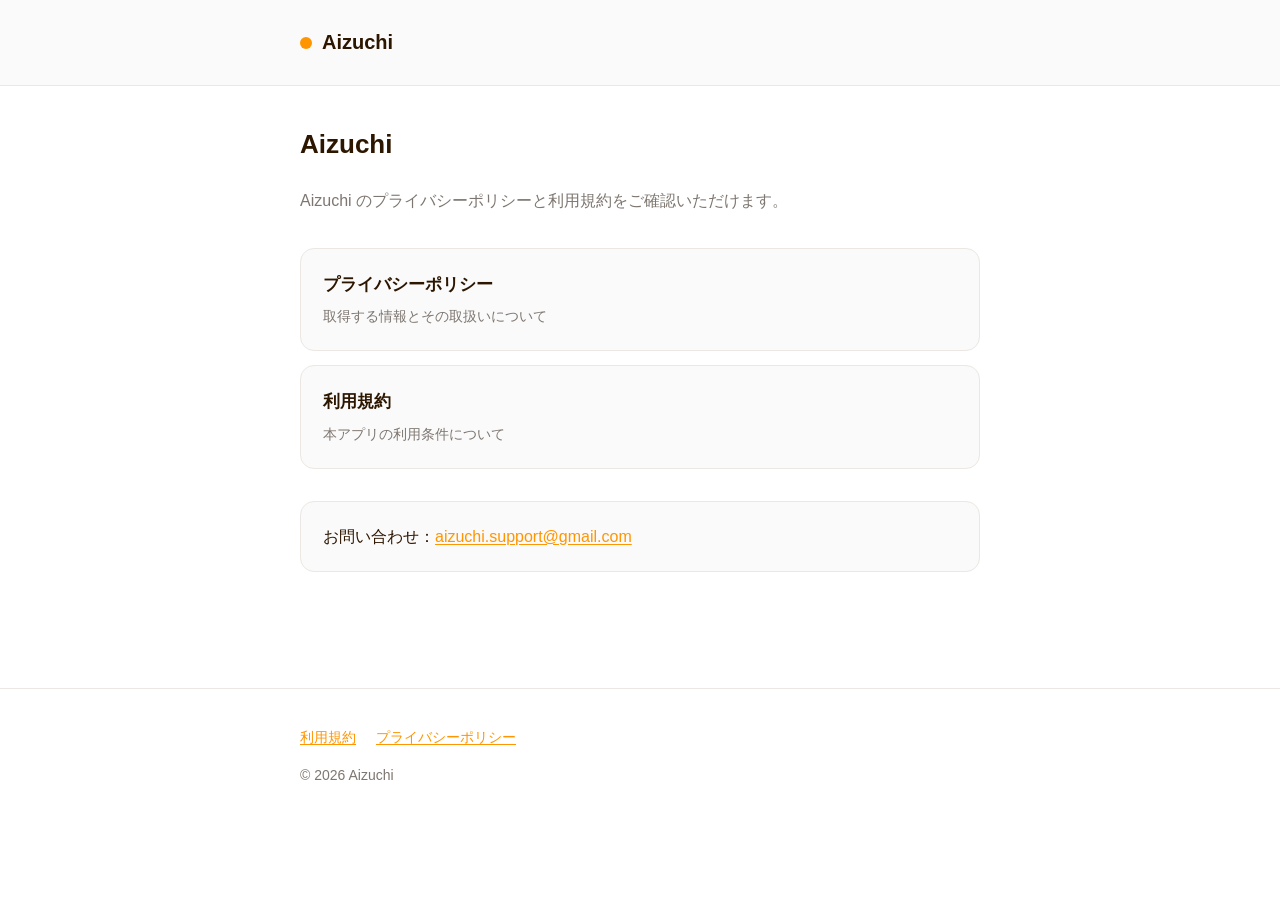
<file: index.html>
<!DOCTYPE html>
<html lang="ja">
<head>
<meta charset="UTF-8">
<meta name="viewport" content="width=device-width, initial-scale=1">
<meta name="robots" content="index, follow">
<title>Aizuchi — 規約・プライバシー</title>
<link rel="stylesheet" href="style.css">
</head>
<body>
<header class="site">
  <div class="wrap">
    <a class="brand" href="index.html"><span class="dot"></span>Aizuchi</a>
  </div>
</header>

<main class="wrap">
  <h1>Aizuchi</h1>
  <p class="lead">Aizuchi のプライバシーポリシーと利用規約をご確認いただけます。</p>

  <div class="home-links">
    <a href="privacy-policy.html">
      <div class="title">プライバシーポリシー</div>
      <div class="desc">取得する情報とその取扱いについて</div>
    </a>
    <a href="terms.html">
      <div class="title">利用規約</div>
      <div class="desc">本アプリの利用条件について</div>
    </a>
  </div>

  <div class="card">
    お問い合わせ：<a href="mailto:aizuchi.support@gmail.com">aizuchi.support@gmail.com</a>
  </div>
</main>

<footer class="site">
  <div class="wrap">
    <div class="nav-links">
      <a href="terms.html">利用規約</a>
      <a href="privacy-policy.html">プライバシーポリシー</a>
    </div>
    <p>© 2026 Aizuchi</p>
  </div>
</footer>
</body>
</html>
</file>
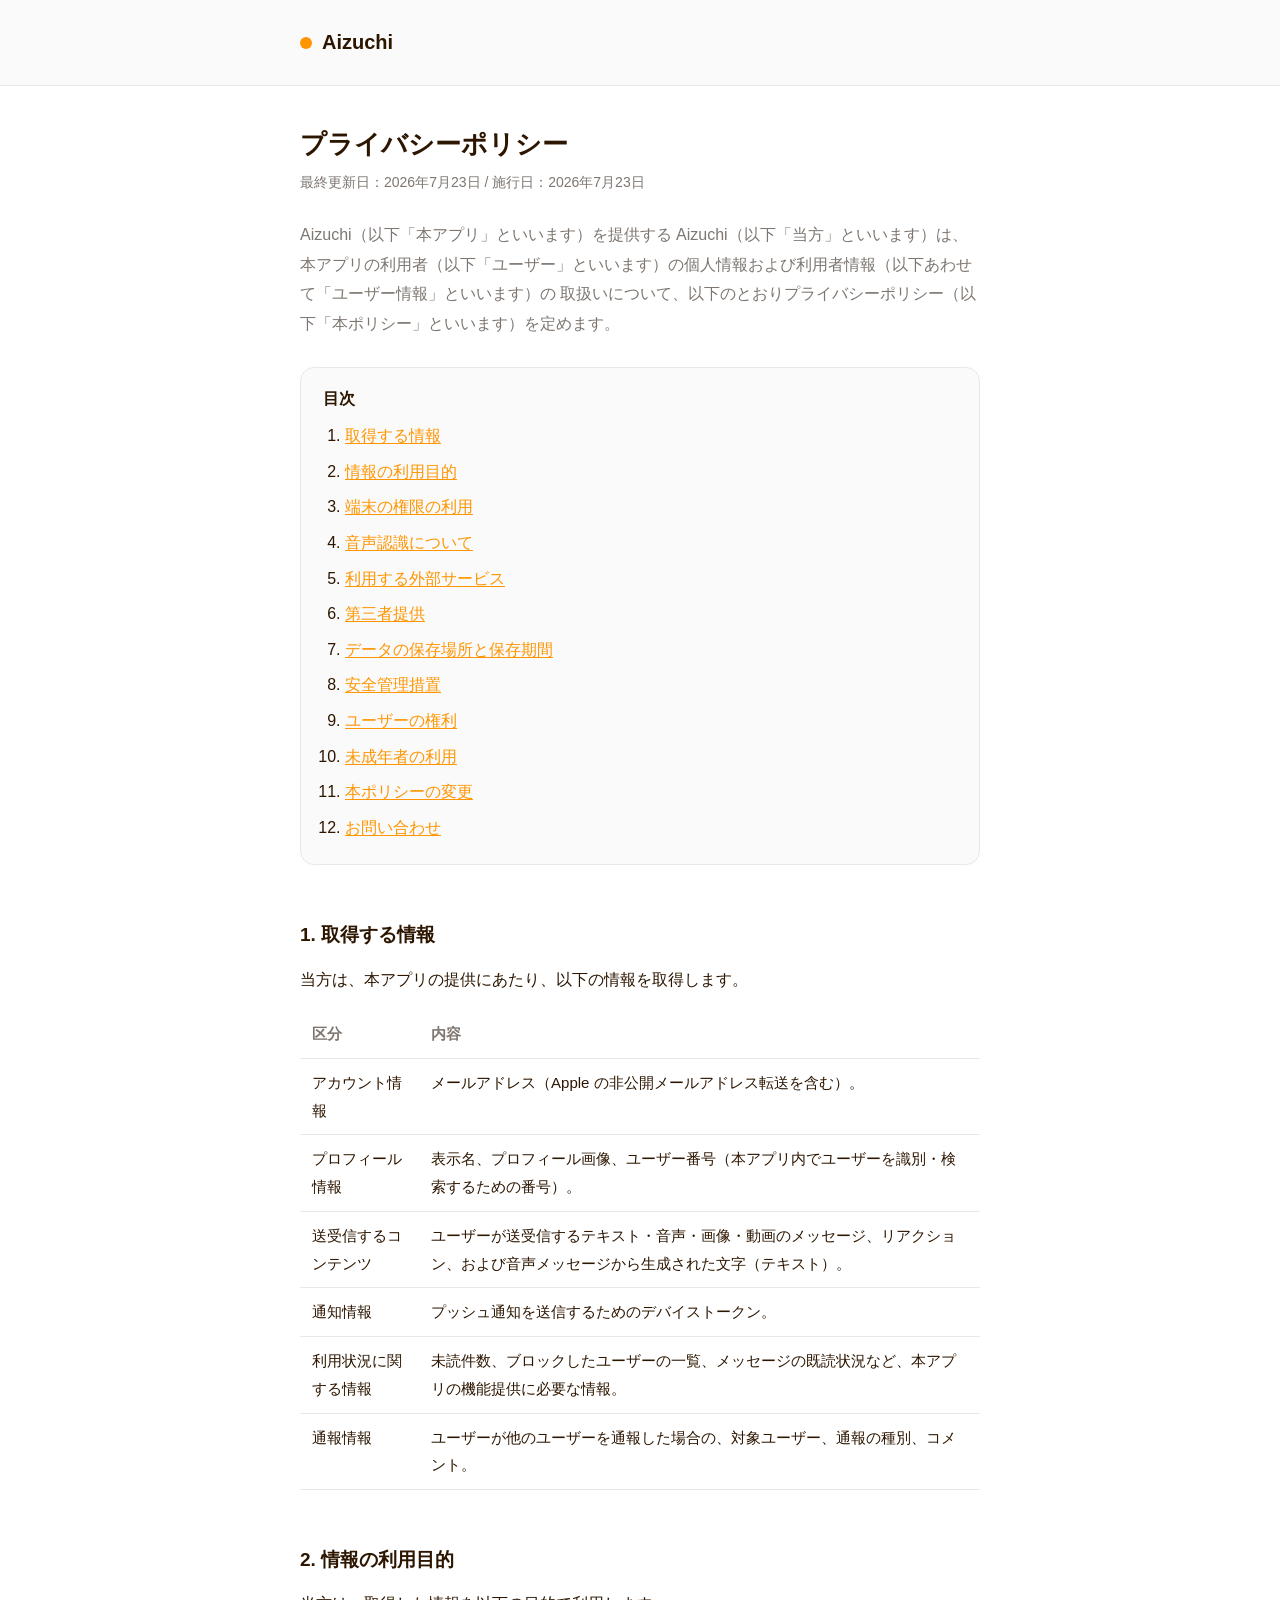
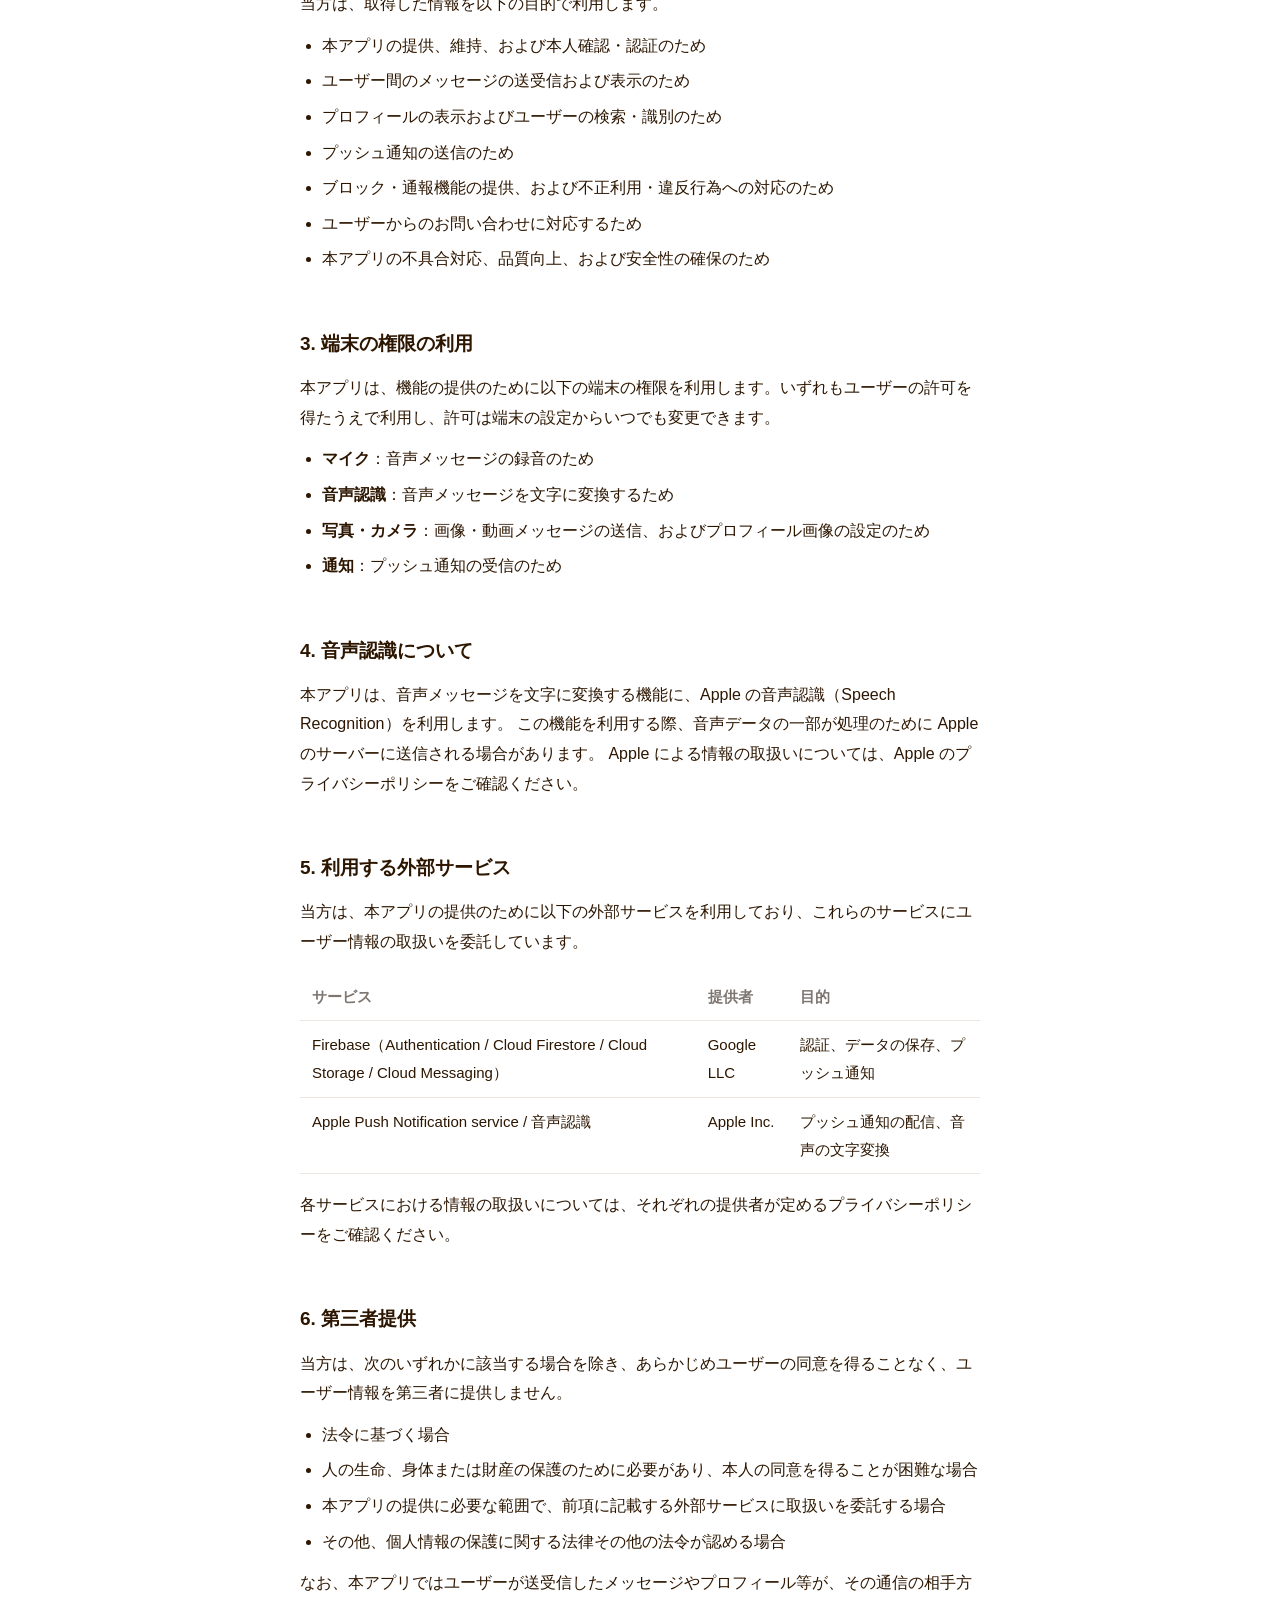
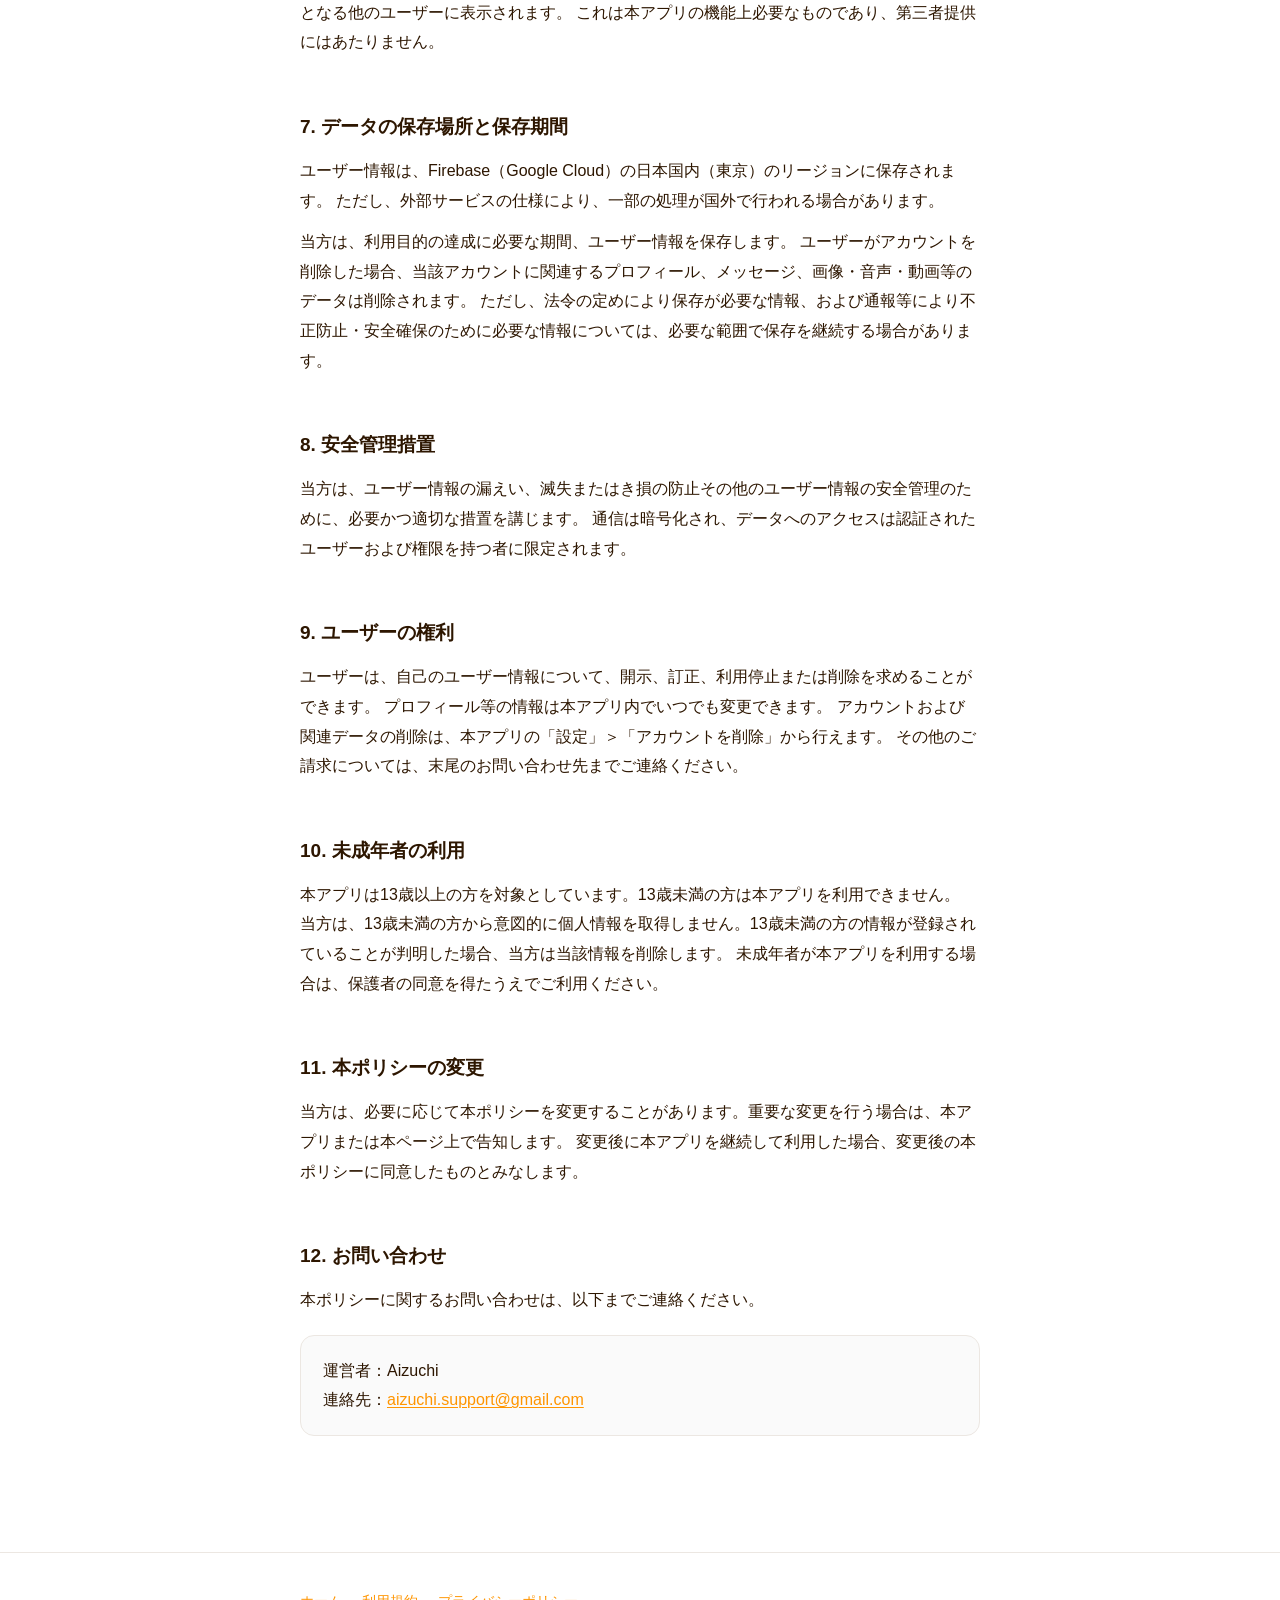
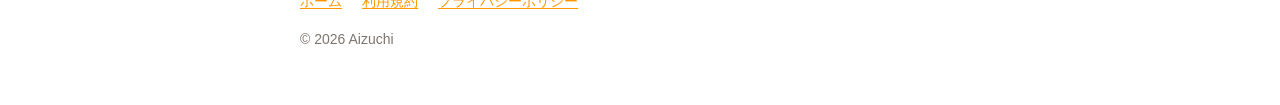
<file: privacy-policy.html>
<!DOCTYPE html>
<html lang="ja">
<head>
<meta charset="UTF-8">
<meta name="viewport" content="width=device-width, initial-scale=1">
<meta name="robots" content="index, follow">
<title>プライバシーポリシー | Aizuchi</title>
<link rel="stylesheet" href="style.css">
</head>
<body>
<header class="site">
  <div class="wrap">
    <a class="brand" href="index.html"><span class="dot"></span>Aizuchi</a>
  </div>
</header>

<main class="wrap">
  <h1>プライバシーポリシー</h1>
  <p class="updated">最終更新日：2026年7月23日 / 施行日：2026年7月23日</p>

  <p class="lead">
    Aizuchi（以下「本アプリ」といいます）を提供する Aizuchi（以下「当方」といいます）は、
    本アプリの利用者（以下「ユーザー」といいます）の個人情報および利用者情報（以下あわせて「ユーザー情報」といいます）の
    取扱いについて、以下のとおりプライバシーポリシー（以下「本ポリシー」といいます）を定めます。
  </p>

  <div class="toc">
    <strong>目次</strong>
    <ol>
      <li><a href="#s1">取得する情報</a></li>
      <li><a href="#s2">情報の利用目的</a></li>
      <li><a href="#s3">端末の権限の利用</a></li>
      <li><a href="#s4">音声認識について</a></li>
      <li><a href="#s5">利用する外部サービス</a></li>
      <li><a href="#s6">第三者提供</a></li>
      <li><a href="#s7">データの保存場所と保存期間</a></li>
      <li><a href="#s8">安全管理措置</a></li>
      <li><a href="#s9">ユーザーの権利</a></li>
      <li><a href="#s10">未成年者の利用</a></li>
      <li><a href="#s11">本ポリシーの変更</a></li>
      <li><a href="#s12">お問い合わせ</a></li>
    </ol>
  </div>

  <h2 id="s1">1. 取得する情報</h2>
  <p>当方は、本アプリの提供にあたり、以下の情報を取得します。</p>
  <table>
    <tr><th>区分</th><th>内容</th></tr>
    <tr>
      <td>アカウント情報</td>
      <td>メールアドレス（Apple の非公開メールアドレス転送を含む）。</td>
    </tr>
    <tr>
      <td>プロフィール情報</td>
      <td>表示名、プロフィール画像、ユーザー番号（本アプリ内でユーザーを識別・検索するための番号）。</td>
    </tr>
    <tr>
      <td>送受信するコンテンツ</td>
      <td>ユーザーが送受信するテキスト・音声・画像・動画のメッセージ、リアクション、および音声メッセージから生成された文字（テキスト）。</td>
    </tr>
    <tr>
      <td>通知情報</td>
      <td>プッシュ通知を送信するためのデバイストークン。</td>
    </tr>
    <tr>
      <td>利用状況に関する情報</td>
      <td>未読件数、ブロックしたユーザーの一覧、メッセージの既読状況など、本アプリの機能提供に必要な情報。</td>
    </tr>
    <tr>
      <td>通報情報</td>
      <td>ユーザーが他のユーザーを通報した場合の、対象ユーザー、通報の種別、コメント。</td>
    </tr>
  </table>

  <h2 id="s2">2. 情報の利用目的</h2>
  <p>当方は、取得した情報を以下の目的で利用します。</p>
  <ul>
    <li>本アプリの提供、維持、および本人確認・認証のため</li>
    <li>ユーザー間のメッセージの送受信および表示のため</li>
    <li>プロフィールの表示およびユーザーの検索・識別のため</li>
    <li>プッシュ通知の送信のため</li>
    <li>ブロック・通報機能の提供、および不正利用・違反行為への対応のため</li>
    <li>ユーザーからのお問い合わせに対応するため</li>
    <li>本アプリの不具合対応、品質向上、および安全性の確保のため</li>
  </ul>

  <h2 id="s3">3. 端末の権限の利用</h2>
  <p>本アプリは、機能の提供のために以下の端末の権限を利用します。いずれもユーザーの許可を得たうえで利用し、許可は端末の設定からいつでも変更できます。</p>
  <ul>
    <li><strong>マイク</strong>：音声メッセージの録音のため</li>
    <li><strong>音声認識</strong>：音声メッセージを文字に変換するため</li>
    <li><strong>写真・カメラ</strong>：画像・動画メッセージの送信、およびプロフィール画像の設定のため</li>
    <li><strong>通知</strong>：プッシュ通知の受信のため</li>
  </ul>

  <h2 id="s4">4. 音声認識について</h2>
  <p>
    本アプリは、音声メッセージを文字に変換する機能に、Apple の音声認識（Speech Recognition）を利用します。
    この機能を利用する際、音声データの一部が処理のために Apple のサーバーに送信される場合があります。
    Apple による情報の取扱いについては、Apple のプライバシーポリシーをご確認ください。
  </p>

  <h2 id="s5">5. 利用する外部サービス</h2>
  <p>当方は、本アプリの提供のために以下の外部サービスを利用しており、これらのサービスにユーザー情報の取扱いを委託しています。</p>
  <table>
    <tr><th>サービス</th><th>提供者</th><th>目的</th></tr>
    <tr><td>Firebase（Authentication / Cloud Firestore / Cloud Storage / Cloud Messaging）</td><td>Google LLC</td><td>認証、データの保存、プッシュ通知</td></tr>
    <tr><td>Apple Push Notification service / 音声認識</td><td>Apple Inc.</td><td>プッシュ通知の配信、音声の文字変換</td></tr>
  </table>
  <p>各サービスにおける情報の取扱いについては、それぞれの提供者が定めるプライバシーポリシーをご確認ください。</p>

  <h2 id="s6">6. 第三者提供</h2>
  <p>
    当方は、次のいずれかに該当する場合を除き、あらかじめユーザーの同意を得ることなく、ユーザー情報を第三者に提供しません。
  </p>
  <ul>
    <li>法令に基づく場合</li>
    <li>人の生命、身体または財産の保護のために必要があり、本人の同意を得ることが困難な場合</li>
    <li>本アプリの提供に必要な範囲で、前項に記載する外部サービスに取扱いを委託する場合</li>
    <li>その他、個人情報の保護に関する法律その他の法令が認める場合</li>
  </ul>
  <p>
    なお、本アプリではユーザーが送受信したメッセージやプロフィール等が、その通信の相手方となる他のユーザーに表示されます。
    これは本アプリの機能上必要なものであり、第三者提供にはあたりません。
  </p>

  <h2 id="s7">7. データの保存場所と保存期間</h2>
  <p>
    ユーザー情報は、Firebase（Google Cloud）の日本国内（東京）のリージョンに保存されます。
    ただし、外部サービスの仕様により、一部の処理が国外で行われる場合があります。
  </p>
  <p>
    当方は、利用目的の達成に必要な期間、ユーザー情報を保存します。
    ユーザーがアカウントを削除した場合、当該アカウントに関連するプロフィール、メッセージ、画像・音声・動画等のデータは削除されます。
    ただし、法令の定めにより保存が必要な情報、および通報等により不正防止・安全確保のために必要な情報については、必要な範囲で保存を継続する場合があります。
  </p>

  <h2 id="s8">8. 安全管理措置</h2>
  <p>
    当方は、ユーザー情報の漏えい、滅失またはき損の防止その他のユーザー情報の安全管理のために、必要かつ適切な措置を講じます。
    通信は暗号化され、データへのアクセスは認証されたユーザーおよび権限を持つ者に限定されます。
  </p>

  <h2 id="s9">9. ユーザーの権利</h2>
  <p>
    ユーザーは、自己のユーザー情報について、開示、訂正、利用停止または削除を求めることができます。
    プロフィール等の情報は本アプリ内でいつでも変更できます。
    アカウントおよび関連データの削除は、本アプリの「設定」＞「アカウントを削除」から行えます。
    その他のご請求については、末尾のお問い合わせ先までご連絡ください。
  </p>

  <h2 id="s10">10. 未成年者の利用</h2>
  <p>
    本アプリは13歳以上の方を対象としています。13歳未満の方は本アプリを利用できません。
    当方は、13歳未満の方から意図的に個人情報を取得しません。13歳未満の方の情報が登録されていることが判明した場合、当方は当該情報を削除します。
    未成年者が本アプリを利用する場合は、保護者の同意を得たうえでご利用ください。
  </p>

  <h2 id="s11">11. 本ポリシーの変更</h2>
  <p>
    当方は、必要に応じて本ポリシーを変更することがあります。重要な変更を行う場合は、本アプリまたは本ページ上で告知します。
    変更後に本アプリを継続して利用した場合、変更後の本ポリシーに同意したものとみなします。
  </p>

  <h2 id="s12">12. お問い合わせ</h2>
  <p>本ポリシーに関するお問い合わせは、以下までご連絡ください。</p>
  <div class="card">
    運営者：Aizuchi<br>
    連絡先：<a href="mailto:aizuchi.support@gmail.com">aizuchi.support@gmail.com</a>
  </div>
</main>

<footer class="site">
  <div class="wrap">
    <div class="nav-links">
      <a href="index.html">ホーム</a>
      <a href="terms.html">利用規約</a>
      <a href="privacy-policy.html">プライバシーポリシー</a>
    </div>
    <p>© 2026 Aizuchi</p>
  </div>
</footer>
</body>
</html>
</file>
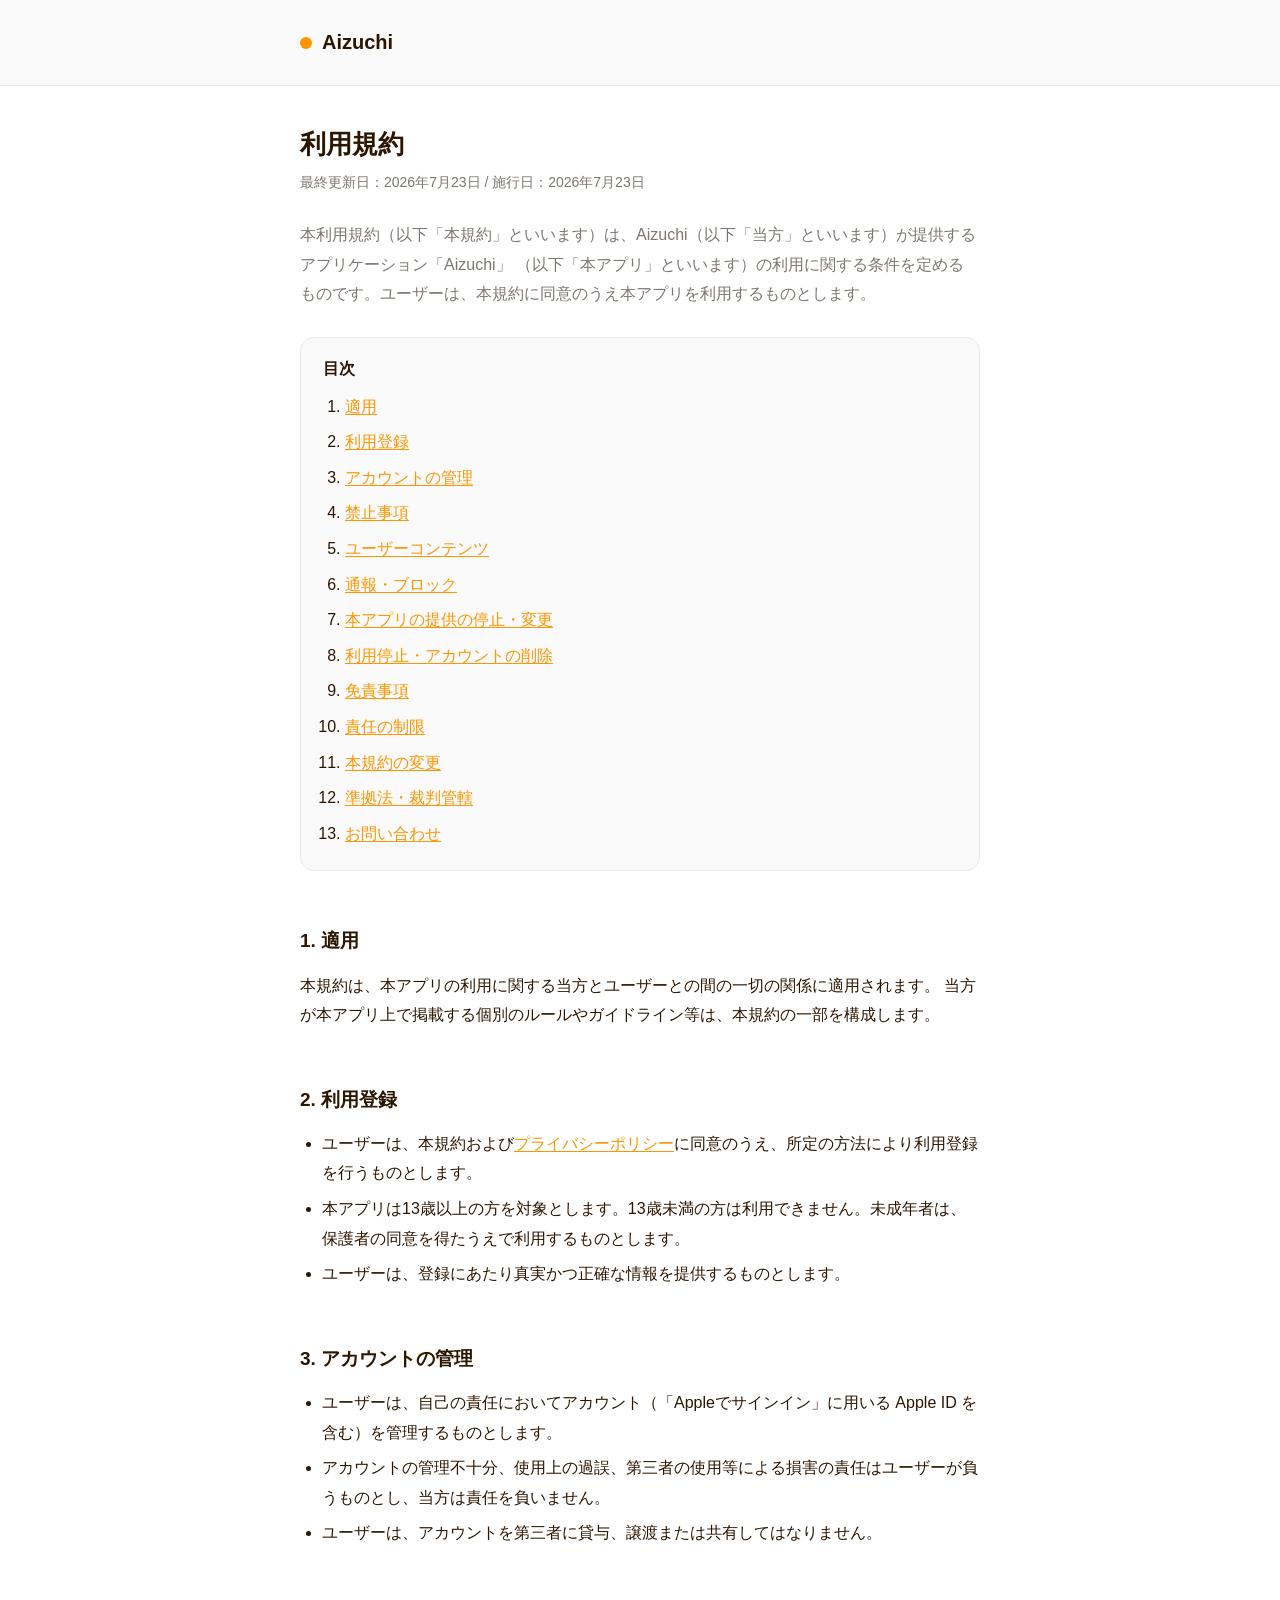
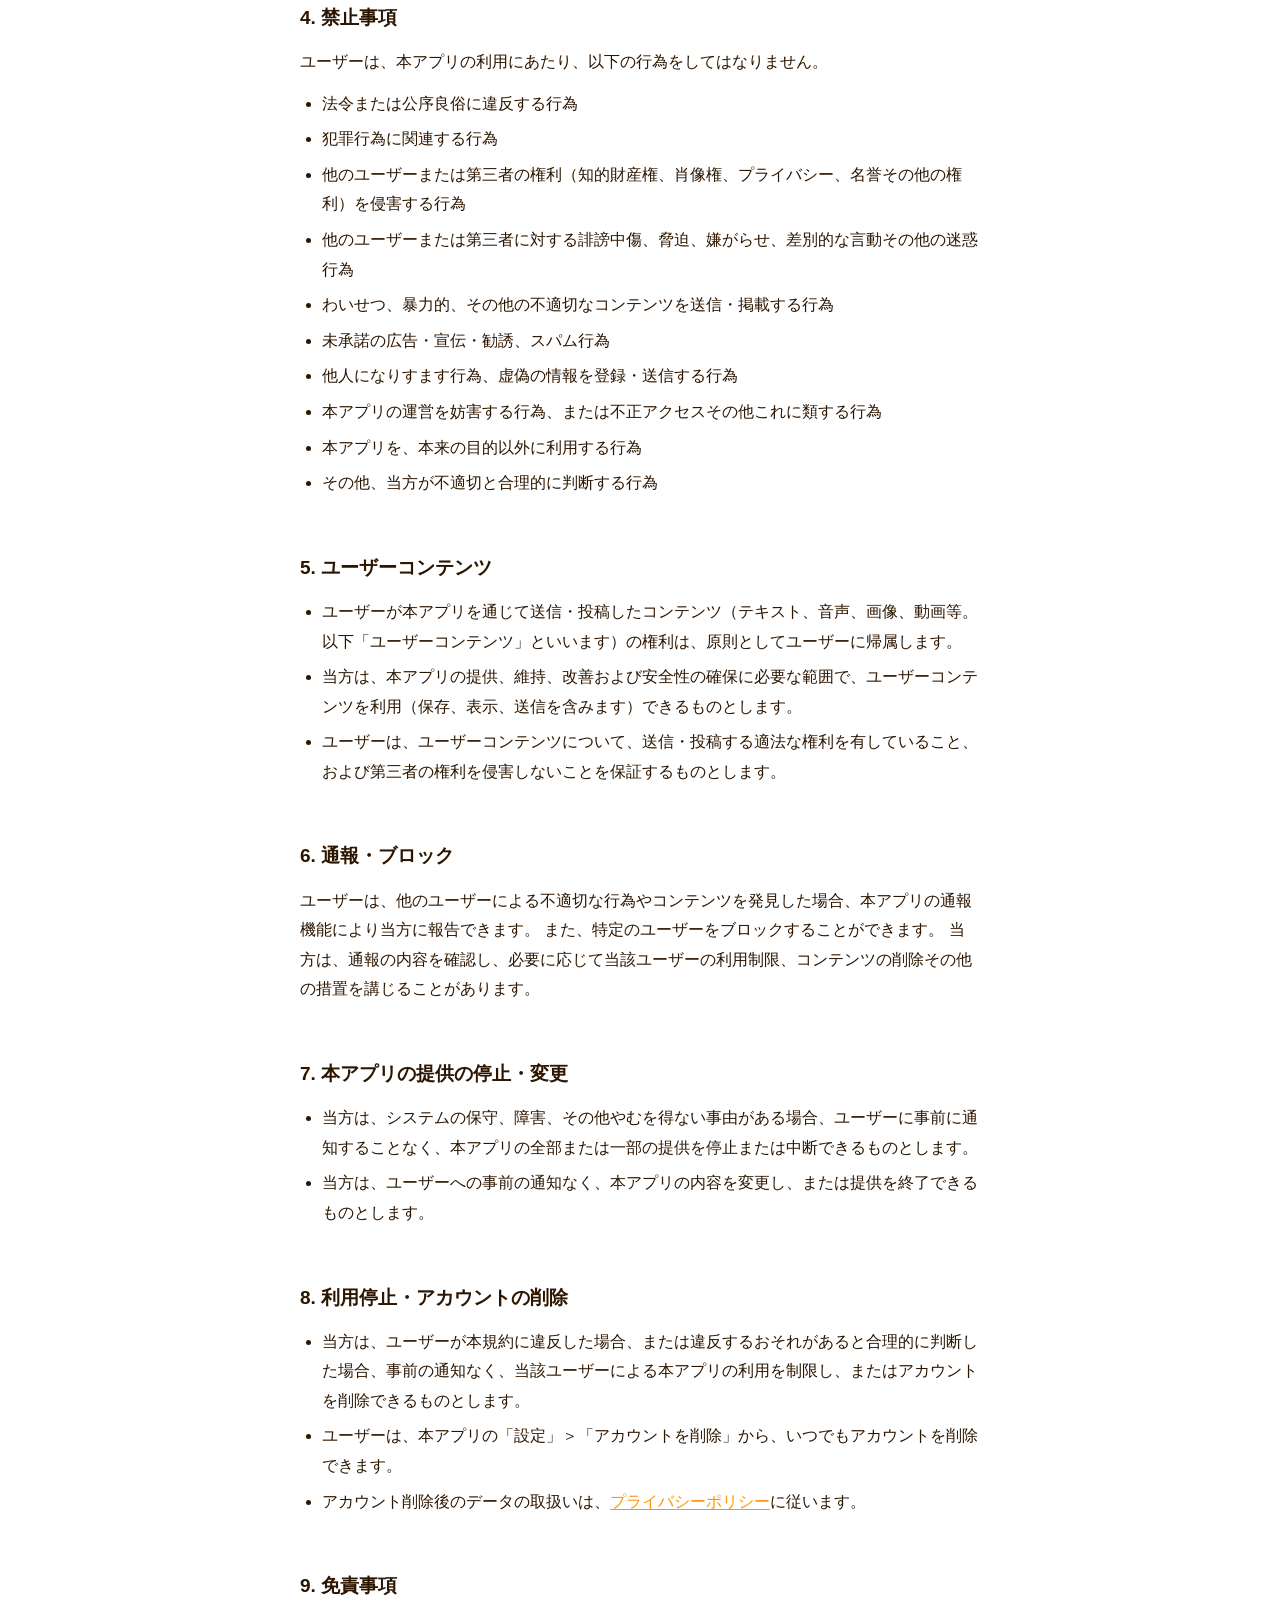
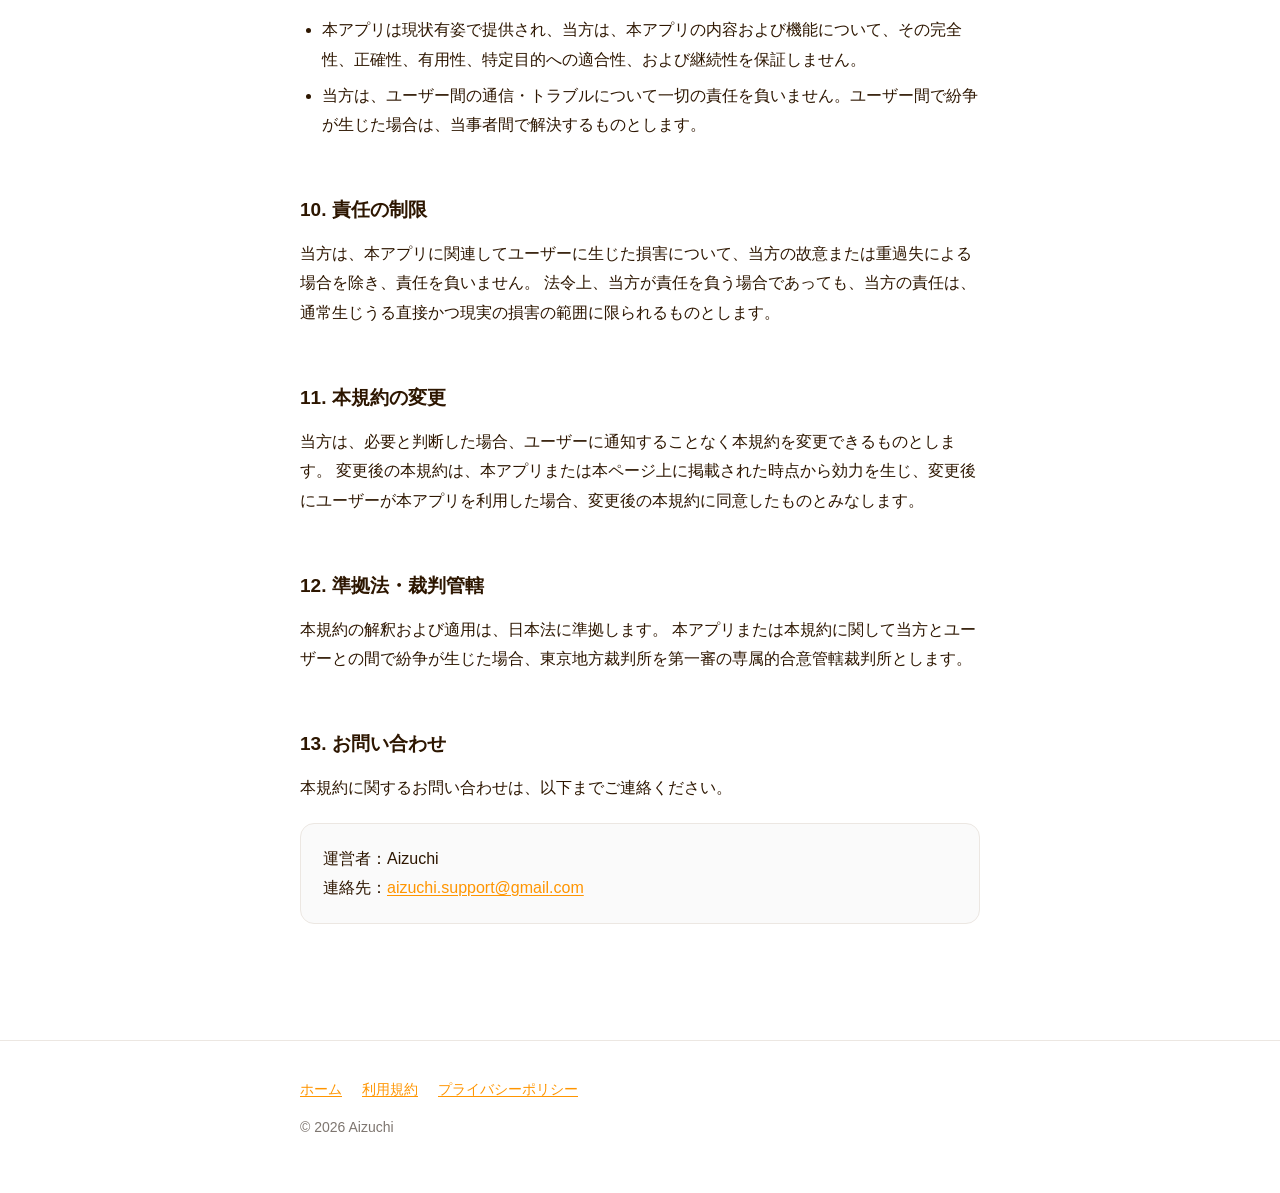
<file: terms.html>
<!DOCTYPE html>
<html lang="ja">
<head>
<meta charset="UTF-8">
<meta name="viewport" content="width=device-width, initial-scale=1">
<meta name="robots" content="index, follow">
<title>利用規約 | Aizuchi</title>
<link rel="stylesheet" href="style.css">
</head>
<body>
<header class="site">
  <div class="wrap">
    <a class="brand" href="index.html"><span class="dot"></span>Aizuchi</a>
  </div>
</header>

<main class="wrap">
  <h1>利用規約</h1>
  <p class="updated">最終更新日：2026年7月23日 / 施行日：2026年7月23日</p>

  <p class="lead">
    本利用規約（以下「本規約」といいます）は、Aizuchi（以下「当方」といいます）が提供するアプリケーション「Aizuchi」
    （以下「本アプリ」といいます）の利用に関する条件を定めるものです。ユーザーは、本規約に同意のうえ本アプリを利用するものとします。
  </p>

  <div class="toc">
    <strong>目次</strong>
    <ol>
      <li><a href="#s1">適用</a></li>
      <li><a href="#s2">利用登録</a></li>
      <li><a href="#s3">アカウントの管理</a></li>
      <li><a href="#s4">禁止事項</a></li>
      <li><a href="#s5">ユーザーコンテンツ</a></li>
      <li><a href="#s6">通報・ブロック</a></li>
      <li><a href="#s7">本アプリの提供の停止・変更</a></li>
      <li><a href="#s8">利用停止・アカウントの削除</a></li>
      <li><a href="#s9">免責事項</a></li>
      <li><a href="#s10">責任の制限</a></li>
      <li><a href="#s11">本規約の変更</a></li>
      <li><a href="#s12">準拠法・裁判管轄</a></li>
      <li><a href="#s13">お問い合わせ</a></li>
    </ol>
  </div>

  <h2 id="s1">1. 適用</h2>
  <p>
    本規約は、本アプリの利用に関する当方とユーザーとの間の一切の関係に適用されます。
    当方が本アプリ上で掲載する個別のルールやガイドライン等は、本規約の一部を構成します。
  </p>

  <h2 id="s2">2. 利用登録</h2>
  <ul>
    <li>ユーザーは、本規約および<a href="privacy-policy.html">プライバシーポリシー</a>に同意のうえ、所定の方法により利用登録を行うものとします。</li>
    <li>本アプリは13歳以上の方を対象とします。13歳未満の方は利用できません。未成年者は、保護者の同意を得たうえで利用するものとします。</li>
    <li>ユーザーは、登録にあたり真実かつ正確な情報を提供するものとします。</li>
  </ul>

  <h2 id="s3">3. アカウントの管理</h2>
  <ul>
    <li>ユーザーは、自己の責任においてアカウント（「Appleでサインイン」に用いる Apple ID を含む）を管理するものとします。</li>
    <li>アカウントの管理不十分、使用上の過誤、第三者の使用等による損害の責任はユーザーが負うものとし、当方は責任を負いません。</li>
    <li>ユーザーは、アカウントを第三者に貸与、譲渡または共有してはなりません。</li>
  </ul>

  <h2 id="s4">4. 禁止事項</h2>
  <p>ユーザーは、本アプリの利用にあたり、以下の行為をしてはなりません。</p>
  <ul>
    <li>法令または公序良俗に違反する行為</li>
    <li>犯罪行為に関連する行為</li>
    <li>他のユーザーまたは第三者の権利（知的財産権、肖像権、プライバシー、名誉その他の権利）を侵害する行為</li>
    <li>他のユーザーまたは第三者に対する誹謗中傷、脅迫、嫌がらせ、差別的な言動その他の迷惑行為</li>
    <li>わいせつ、暴力的、その他の不適切なコンテンツを送信・掲載する行為</li>
    <li>未承諾の広告・宣伝・勧誘、スパム行為</li>
    <li>他人になりすます行為、虚偽の情報を登録・送信する行為</li>
    <li>本アプリの運営を妨害する行為、または不正アクセスその他これに類する行為</li>
    <li>本アプリを、本来の目的以外に利用する行為</li>
    <li>その他、当方が不適切と合理的に判断する行為</li>
  </ul>

  <h2 id="s5">5. ユーザーコンテンツ</h2>
  <ul>
    <li>ユーザーが本アプリを通じて送信・投稿したコンテンツ（テキスト、音声、画像、動画等。以下「ユーザーコンテンツ」といいます）の権利は、原則としてユーザーに帰属します。</li>
    <li>当方は、本アプリの提供、維持、改善および安全性の確保に必要な範囲で、ユーザーコンテンツを利用（保存、表示、送信を含みます）できるものとします。</li>
    <li>ユーザーは、ユーザーコンテンツについて、送信・投稿する適法な権利を有していること、および第三者の権利を侵害しないことを保証するものとします。</li>
  </ul>

  <h2 id="s6">6. 通報・ブロック</h2>
  <p>
    ユーザーは、他のユーザーによる不適切な行為やコンテンツを発見した場合、本アプリの通報機能により当方に報告できます。
    また、特定のユーザーをブロックすることができます。
    当方は、通報の内容を確認し、必要に応じて当該ユーザーの利用制限、コンテンツの削除その他の措置を講じることがあります。
  </p>

  <h2 id="s7">7. 本アプリの提供の停止・変更</h2>
  <ul>
    <li>当方は、システムの保守、障害、その他やむを得ない事由がある場合、ユーザーに事前に通知することなく、本アプリの全部または一部の提供を停止または中断できるものとします。</li>
    <li>当方は、ユーザーへの事前の通知なく、本アプリの内容を変更し、または提供を終了できるものとします。</li>
  </ul>

  <h2 id="s8">8. 利用停止・アカウントの削除</h2>
  <ul>
    <li>当方は、ユーザーが本規約に違反した場合、または違反するおそれがあると合理的に判断した場合、事前の通知なく、当該ユーザーによる本アプリの利用を制限し、またはアカウントを削除できるものとします。</li>
    <li>ユーザーは、本アプリの「設定」＞「アカウントを削除」から、いつでもアカウントを削除できます。</li>
    <li>アカウント削除後のデータの取扱いは、<a href="privacy-policy.html">プライバシーポリシー</a>に従います。</li>
  </ul>

  <h2 id="s9">9. 免責事項</h2>
  <ul>
    <li>本アプリは現状有姿で提供され、当方は、本アプリの内容および機能について、その完全性、正確性、有用性、特定目的への適合性、および継続性を保証しません。</li>
    <li>当方は、ユーザー間の通信・トラブルについて一切の責任を負いません。ユーザー間で紛争が生じた場合は、当事者間で解決するものとします。</li>
  </ul>

  <h2 id="s10">10. 責任の制限</h2>
  <p>
    当方は、本アプリに関連してユーザーに生じた損害について、当方の故意または重過失による場合を除き、責任を負いません。
    法令上、当方が責任を負う場合であっても、当方の責任は、通常生じうる直接かつ現実の損害の範囲に限られるものとします。
  </p>

  <h2 id="s11">11. 本規約の変更</h2>
  <p>
    当方は、必要と判断した場合、ユーザーに通知することなく本規約を変更できるものとします。
    変更後の本規約は、本アプリまたは本ページ上に掲載された時点から効力を生じ、変更後にユーザーが本アプリを利用した場合、変更後の本規約に同意したものとみなします。
  </p>

  <h2 id="s12">12. 準拠法・裁判管轄</h2>
  <p>
    本規約の解釈および適用は、日本法に準拠します。
    本アプリまたは本規約に関して当方とユーザーとの間で紛争が生じた場合、東京地方裁判所を第一審の専属的合意管轄裁判所とします。
  </p>

  <h2 id="s13">13. お問い合わせ</h2>
  <p>本規約に関するお問い合わせは、以下までご連絡ください。</p>
  <div class="card">
    運営者：Aizuchi<br>
    連絡先：<a href="mailto:aizuchi.support@gmail.com">aizuchi.support@gmail.com</a>
  </div>
</main>

<footer class="site">
  <div class="wrap">
    <div class="nav-links">
      <a href="index.html">ホーム</a>
      <a href="terms.html">利用規約</a>
      <a href="privacy-policy.html">プライバシーポリシー</a>
    </div>
    <p>© 2026 Aizuchi</p>
  </div>
</footer>
</body>
</html>
</file>
<file: style.css>
:root {
  --accent: #FF9500;
  --bg: #ffffff;
  --surface: #fafafa;
  --text: #2d1600;
  --muted: #7e7670;
  --border: #ece7e2;
  --max-width: 720px;
}

@media (prefers-color-scheme: dark) {
  :root {
    --bg: #1a1613;
    --surface: #221d19;
    --text: #f2ece7;
    --muted: #a89f97;
    --border: #352d27;
  }
}

* {
  box-sizing: border-box;
}

html {
  -webkit-text-size-adjust: 100%;
}

body {
  margin: 0;
  background: var(--bg);
  color: var(--text);
  font-family: -apple-system, BlinkMacSystemFont, "Hiragino Sans",
    "Hiragino Kaku Gothic ProN", "Noto Sans JP", "Yu Gothic", Meiryo, sans-serif;
  line-height: 1.85;
  font-size: 16px;
  -webkit-font-smoothing: antialiased;
}

.wrap {
  max-width: var(--max-width);
  margin: 0 auto;
  padding: 0 20px 96px;
}

header.site {
  border-bottom: 1px solid var(--border);
  background: var(--surface);
}

header.site .wrap {
  padding-top: 24px;
  padding-bottom: 24px;
}

.brand {
  display: inline-flex;
  align-items: center;
  gap: 10px;
  font-weight: 700;
  font-size: 20px;
  color: var(--text);
  text-decoration: none;
}

.brand .dot {
  width: 12px;
  height: 12px;
  border-radius: 50%;
  background: var(--accent);
  display: inline-block;
}

h1 {
  font-size: 26px;
  line-height: 1.4;
  margin: 40px 0 8px;
}

.updated {
  color: var(--muted);
  font-size: 14px;
  margin: 0 0 8px;
}

.lead {
  color: var(--muted);
  margin: 24px 0 0;
}

h2 {
  font-size: 19px;
  margin: 44px 0 12px;
  padding-top: 8px;
}

h3 {
  font-size: 16px;
  margin: 24px 0 8px;
}

p,
ul,
ol {
  margin: 12px 0;
}

ul,
ol {
  padding-left: 22px;
}

li {
  margin: 6px 0;
}

a {
  color: var(--accent);
  text-decoration: underline;
  text-underline-offset: 2px;
  word-break: break-word;
}

a:hover {
  opacity: 0.8;
}

.card {
  background: var(--surface);
  border: 1px solid var(--border);
  border-radius: 14px;
  padding: 20px 22px;
  margin: 20px 0;
}

table {
  width: 100%;
  border-collapse: collapse;
  margin: 16px 0;
  font-size: 15px;
  display: block;
  overflow-x: auto;
}

th,
td {
  text-align: left;
  padding: 10px 12px;
  border-bottom: 1px solid var(--border);
  vertical-align: top;
}

th {
  color: var(--muted);
  font-weight: 600;
  white-space: nowrap;
}

.toc {
  background: var(--surface);
  border: 1px solid var(--border);
  border-radius: 14px;
  padding: 16px 22px;
  margin: 28px 0;
}

.toc ol {
  margin: 8px 0 0;
}

footer.site {
  border-top: 1px solid var(--border);
  color: var(--muted);
  font-size: 14px;
}

footer.site .wrap {
  padding-top: 28px;
  padding-bottom: 40px;
}

.nav-links {
  display: flex;
  gap: 20px;
  flex-wrap: wrap;
  margin-top: 8px;
}

.home-links {
  display: flex;
  flex-direction: column;
  gap: 14px;
  margin: 32px 0;
}

.home-links a {
  display: block;
  background: var(--surface);
  border: 1px solid var(--border);
  border-radius: 14px;
  padding: 20px 22px;
  text-decoration: none;
  color: var(--text);
}

.home-links a .title {
  font-weight: 700;
  font-size: 17px;
}

.home-links a .desc {
  color: var(--muted);
  font-size: 14px;
  margin-top: 4px;
}
</file>
